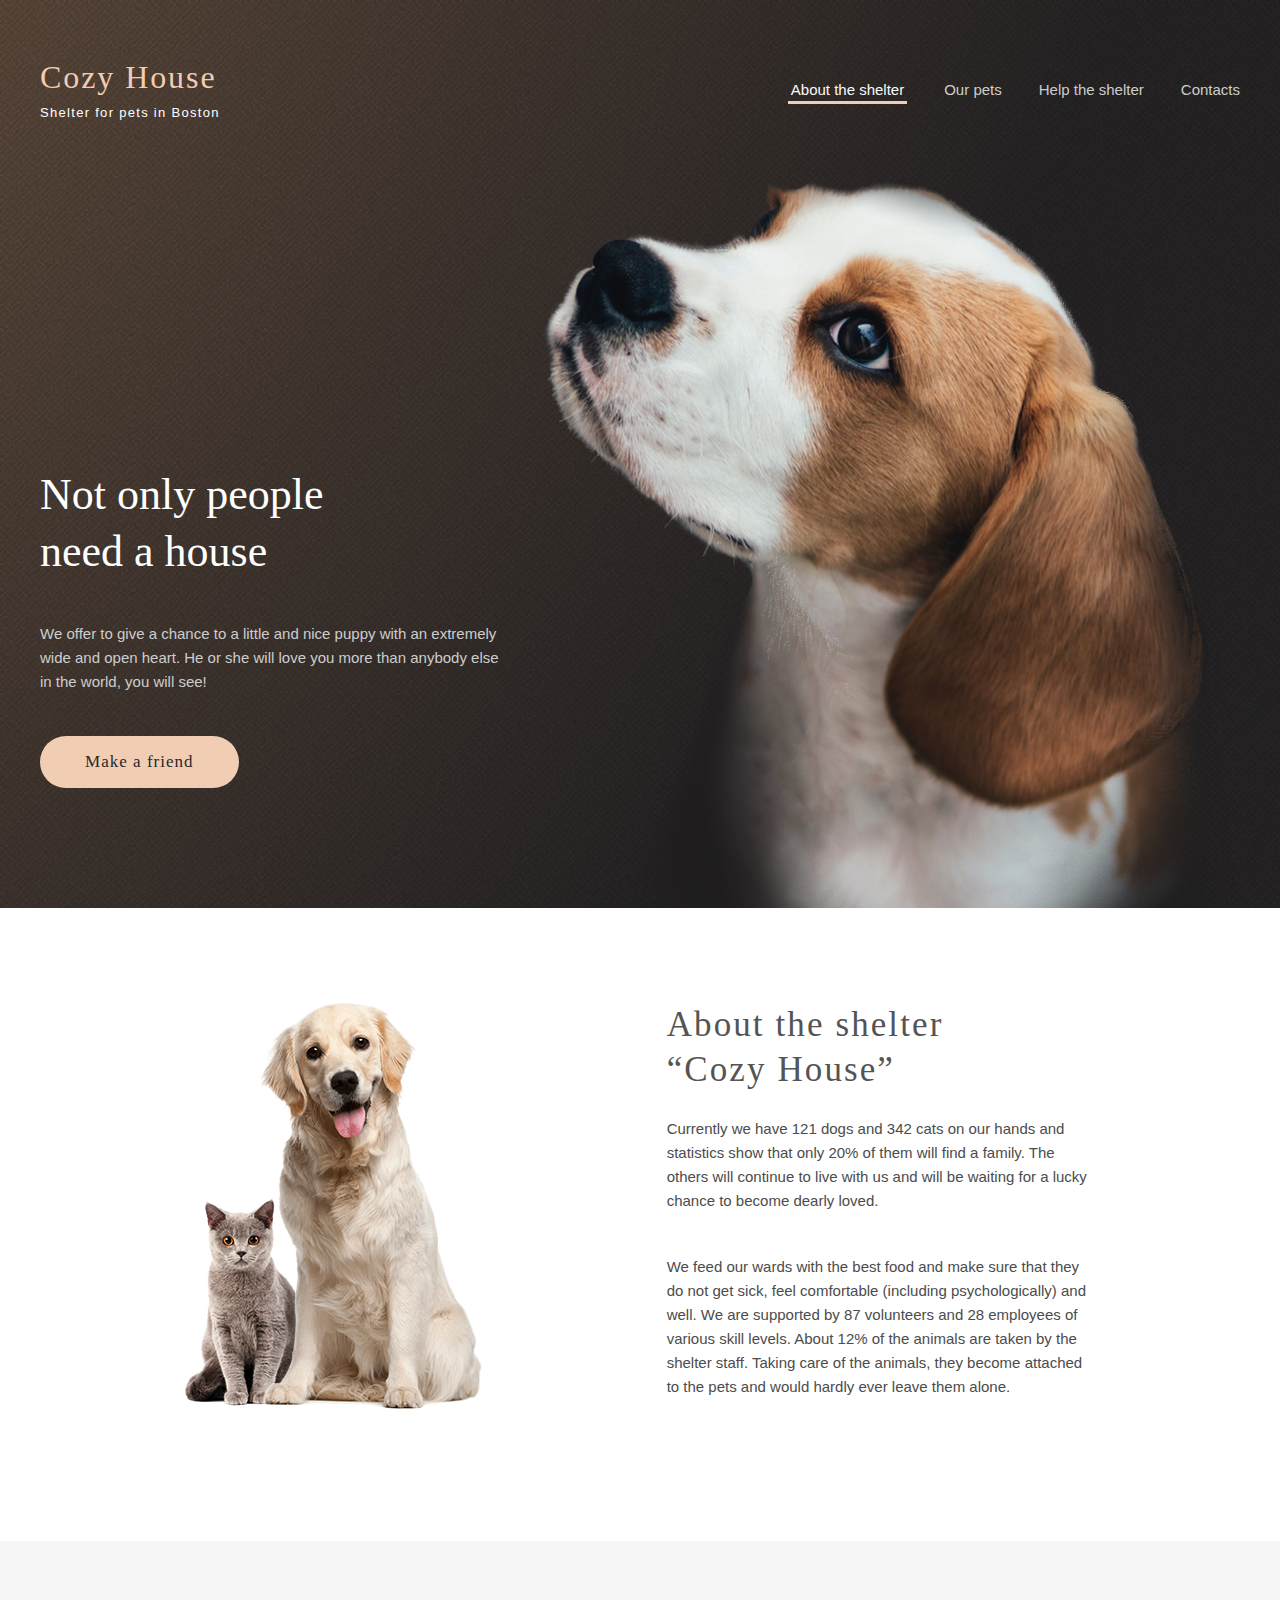
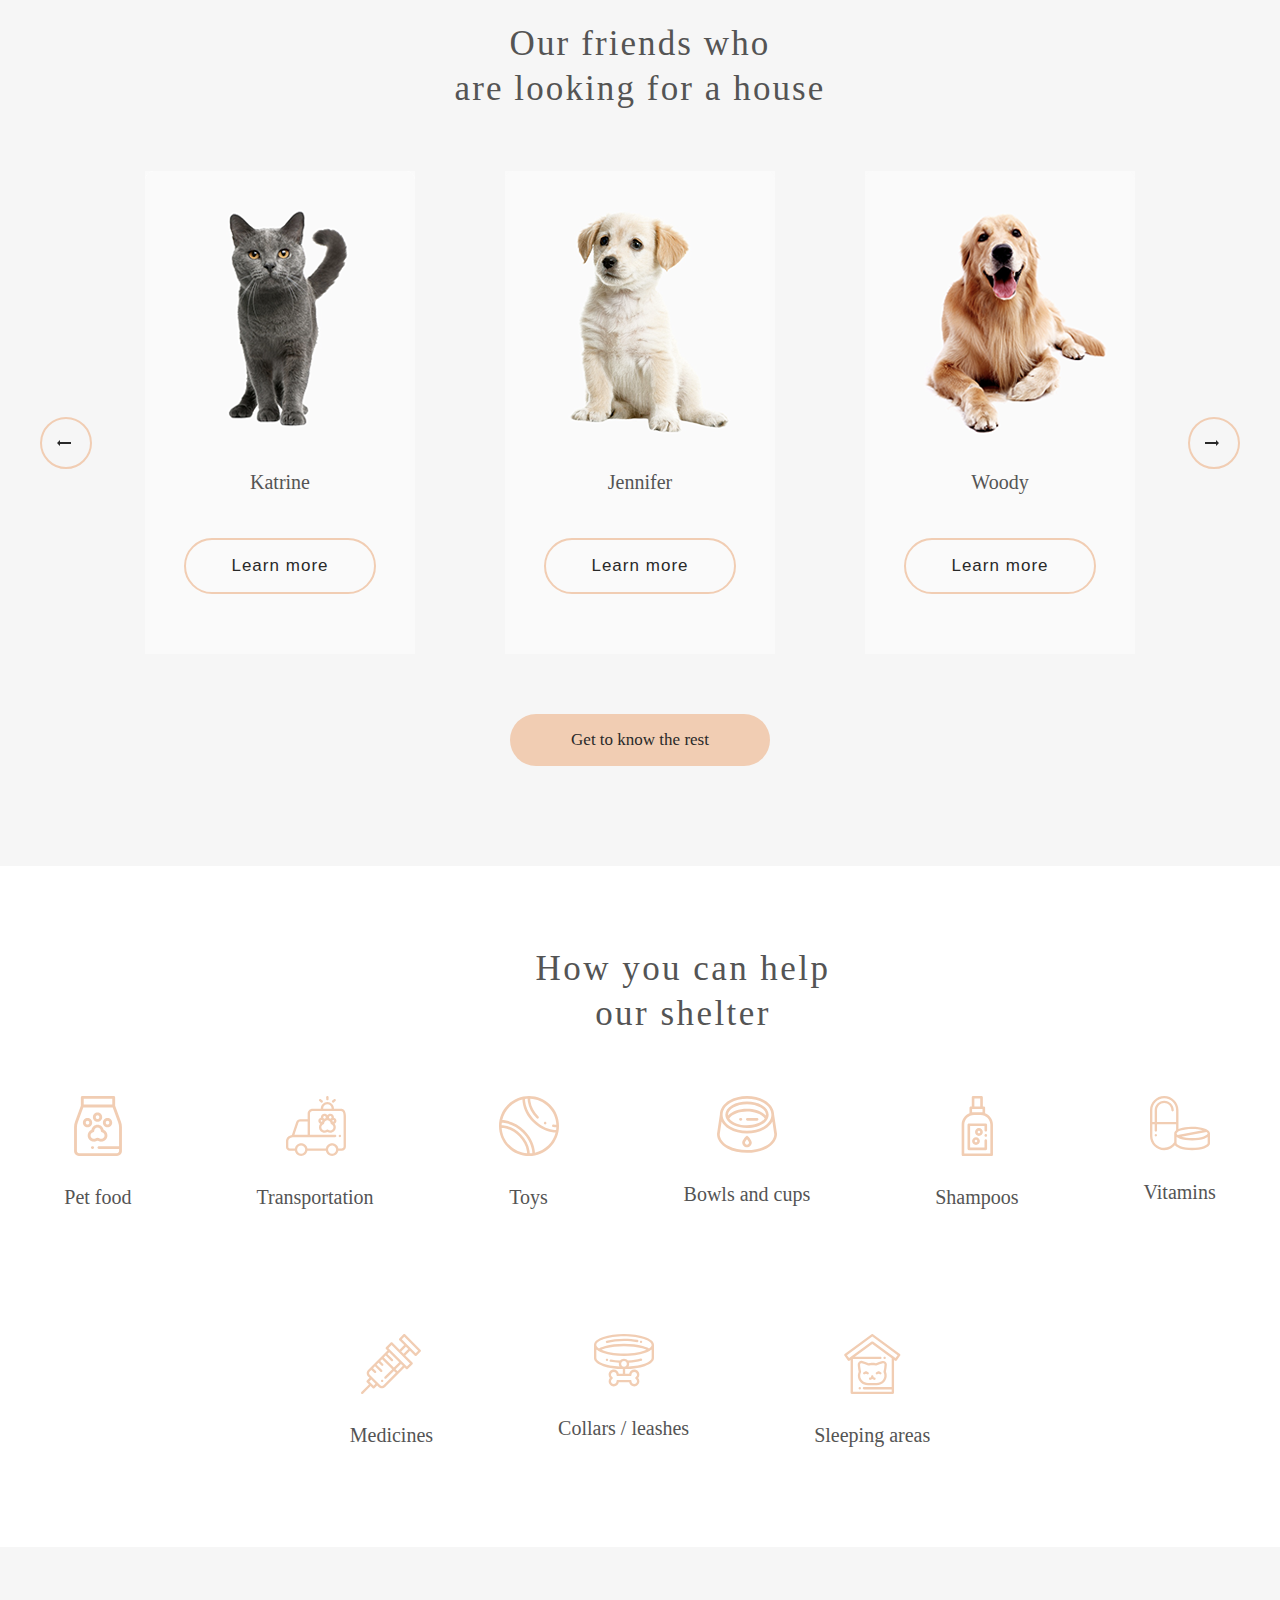
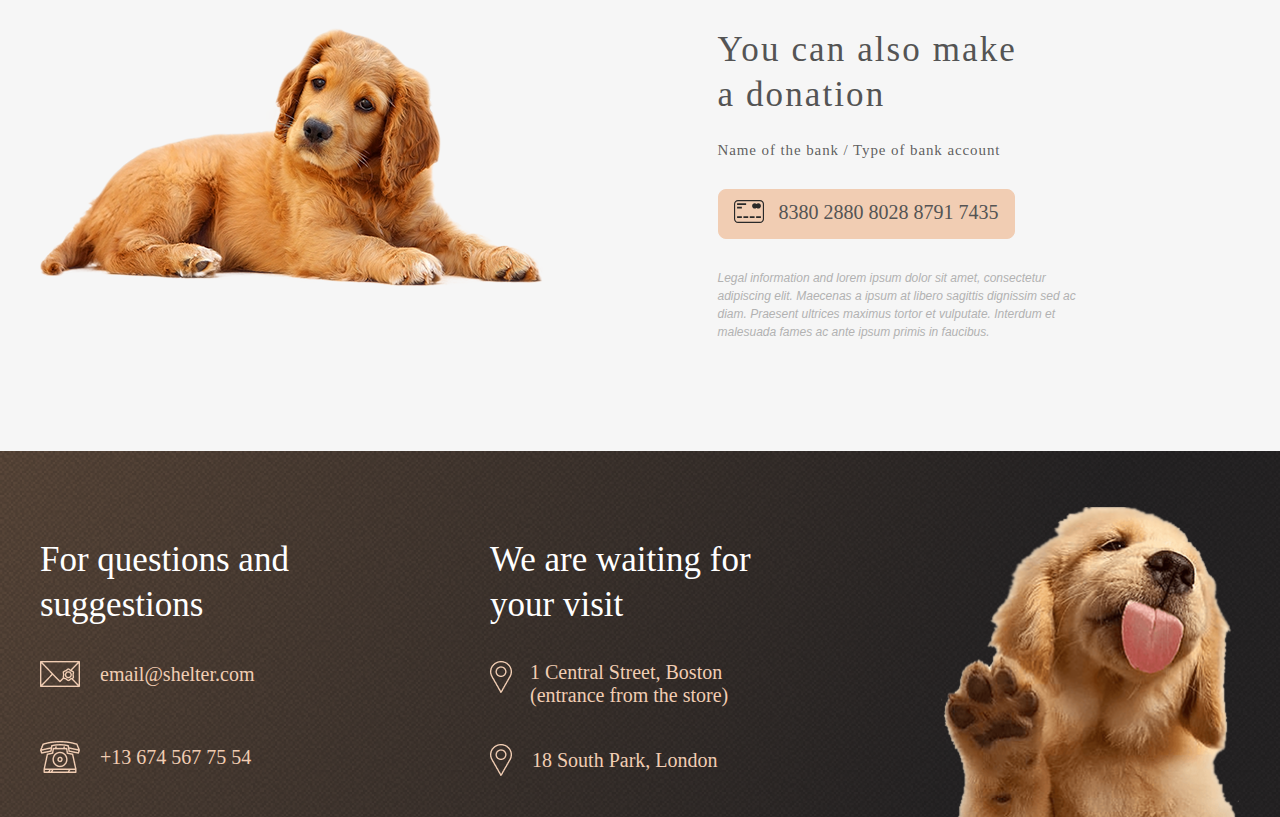
<file: index.html>
<!DOCTYPE html>
<html lang="en">
  <head>
    <meta charset="UTF-8" />
    <meta http-equiv="X-UA-Compatible" content="IE=edge" />
    <meta name="viewport" content="width=device-width, initial-scale=1.0" />
    <title>Document</title>
    <link rel="stylesheet" href="./style/style.css" />
  </head>
  <body>
    <header>
      <div class="container">
        <div class="header-wrapper">
          <div class="logo">
            <a href="#">Cozy House</a>
            <p>Shelter for pets in Boston</p>
          </div>
          <nav>
            <ul>
              <li><a class="active-tab" href="#">About the shelter</a></li>
              <li><a href="./pets.html">Our pets</a></li>
              <li><a href="#">Help the shelter</a></li>
              <li><a href="#">Contacts</a></li>
            </ul>
          </nav>
          <button class="mob-menu">
            <img src="./images/burger.svg" alt="burger" />
          </button>
          <div id="myDropdown" class="dropdown">
            <div class="dropdown-content">
              <div class="logo-menu">
                <a href="#">Cozy House</a>
                <p>Shelter for pets in Boston</p>
              </div>
              <ul>
                <li><a class="active-tab" href="#">About the shelter</a></li>
                <li><a href="./pets.html">Our pets</a></li>
                <li><a href="#">Help the shelter</a></li>
                <li><a href="#">Contacts</a></li>
              </ul>
            </div>
          </div>
        </div>
      </div>
    </header>
    <main>
      <section class="main-hero">
        <div class="container">
          <div class="hero-left">
            <h1>Not only people need a house</h1>
            <p>
              We offer to give a chance to a little and nice puppy with an
              extremely wide and open heart. He or she will love you more than
              anybody else in the world, you will see!
            </p>
            <a class="link" href="./pets.html">Make a friend</a>
          </div>
          <div class="hero-right">
            <img src="./images/puppy.png" alt="puppy" />
          </div>
        </div>
      </section>
      <section>
        <div class="about">
          <div class="about-pets">
            <img src="./images/about-pets.png" />
          </div>
          <div class="about-text">
            <h2>About the shelter “Cozy House”</h2>
            <p>
              Currently we have 121 dogs and 342 cats on our hands and
              statistics show that only 20% of them will find a family. The
              others will continue to live with us and will be waiting for a
              lucky chance to become dearly loved.
            </p>
            <p>
              We feed our wards with the best food and make sure that they do
              not get sick, feel comfortable (including psychologically) and
              well. We are supported by 87 volunteers and 28 employees of
              various skill levels. About 12% of the animals are taken by the
              shelter staff. Taking care of the animals, they become attached to
              the pets and would hardly ever leave them alone.
            </p>
          </div>
        </div>
      </section>
      <section class="frends">
        <div class="container">
          <div class="text-frends">
            <h2>
              Our friends who <br />
              are looking for a house
            </h2>
          </div>
          <div class="left-right">
            <div class="left">
              <button class="left1">
                <img src="./images/arrowl.svg" alt="" />
              </button>
            </div>
            <div class="carousel" data-start="0" data-capacity="3"></div>
            <div class="right">
              <button class="right1">
                <img src="./images/arrow.svg" alt="" />
              </button>
            </div>
          </div>
          <a class="rest" href="#"> Get to know the rest</a>
        </div>
        <div id="mypopup" class="popup"></div>
      </section>
      <section class="pharmacy">
        <div class="container">
          <div class="text">
            <h2>
              How you can help <br />
              our shelter
            </h2>
          </div>
          <div class="wrapper-pharmacy">
            <div class="pf">
              <img src="./images/vector1.svg" alt="" />
              <h4>Pet food</h4>
            </div>
            <div class="pf">
              <img src="./images/transportation2.svg" alt="" />
              <h4>Transportation</h4>
            </div>
            <div class="pf">
              <img src="./images/toys.svg" alt="" />
              <h4>Toys</h4>
            </div>
            <div class="pf">
              <img src="./images/bowls-and-cups.svg" alt="" />
              <h4>Bowls and cups</h4>
            </div>
            <div class="pf">
              <img src="./images/shampoos.svg" alt="" />
              <h4>Shampoos</h4>
            </div>
            <div class="pf">
              <img src="./images/vitamins.svg" alt="" />
              <h4>Vitamins</h4>
            </div>
            <div class="pf">
              <img src="./images/medicines.svg" alt="" />
              <h4>Medicines</h4>
            </div>
            <div class="pf">
              <img src="./images/collars-or-leashes.svg" alt="" />
              <h4>Collars / leashes</h4>
            </div>
            <div class="pf">
              <img src="./images/sleeping-area.svg" alt="" />
              <h4>Sleeping areas</h4>
            </div>
          </div>
        </div>
      </section>
      <section class="wraper-donation">
        <div class="container">
          <div class="donation-dog">
            <div class="donation">
              <img src="./images/donation-dog.png" />
            </div>
            <div class="donation-text">
              <h2>You can also make a donation</h2>
              <h5>Name of the bank / Type of bank account</h5>
              <div>
                <div class="card">8380 2880 8028 8791 7435</div>
                <p>
                  Legal information and lorem ipsum dolor sit amet, consectetur
                  adipiscing elit. Maecenas a ipsum at libero sagittis dignissim
                  sed ac diam. Praesent ultrices maximus tortor et vulputate.
                  Interdum et malesuada fames ac ante ipsum primis in faucibus.
                </p>
              </div>
            </div>
          </div>
        </div>
      </section>
    </main>
    <footer>
      <div class="wrapper-footer">
        <div class="container">
          <div class="email">
            <h4>For questions and suggestions</h4>
            <p>
              <a class="mail" href="email:email@shelter.com"
                >email@shelter.com</a
              >
            </p>
            <p class="telefon">
              <a class="tel" href="tel:+136745677554">+13 674 567 75 54</a>
            </p>
          </div>
          <div class="visit">
            <h4>We are waiting for your visit</h4>
            <div class="p">
              <p><img src="./images/pin.png" alt="" /></p>
              <p class="nav">
                <a class="pin1" href="#"
                  >1 Central Street, Boston (entrance from the store)</a
                >
              </p>
            </div>
            <a class="pin" href="#">18 South Park, London </a>
          </div>
          <div class="puppy">
            <img src="./images/footer-puppy.png" alt="" />
          </div>
        </div>
      </div>
    </footer>
    <script type="module" src="./index.js"></script>
  </body>
</html>
</file>
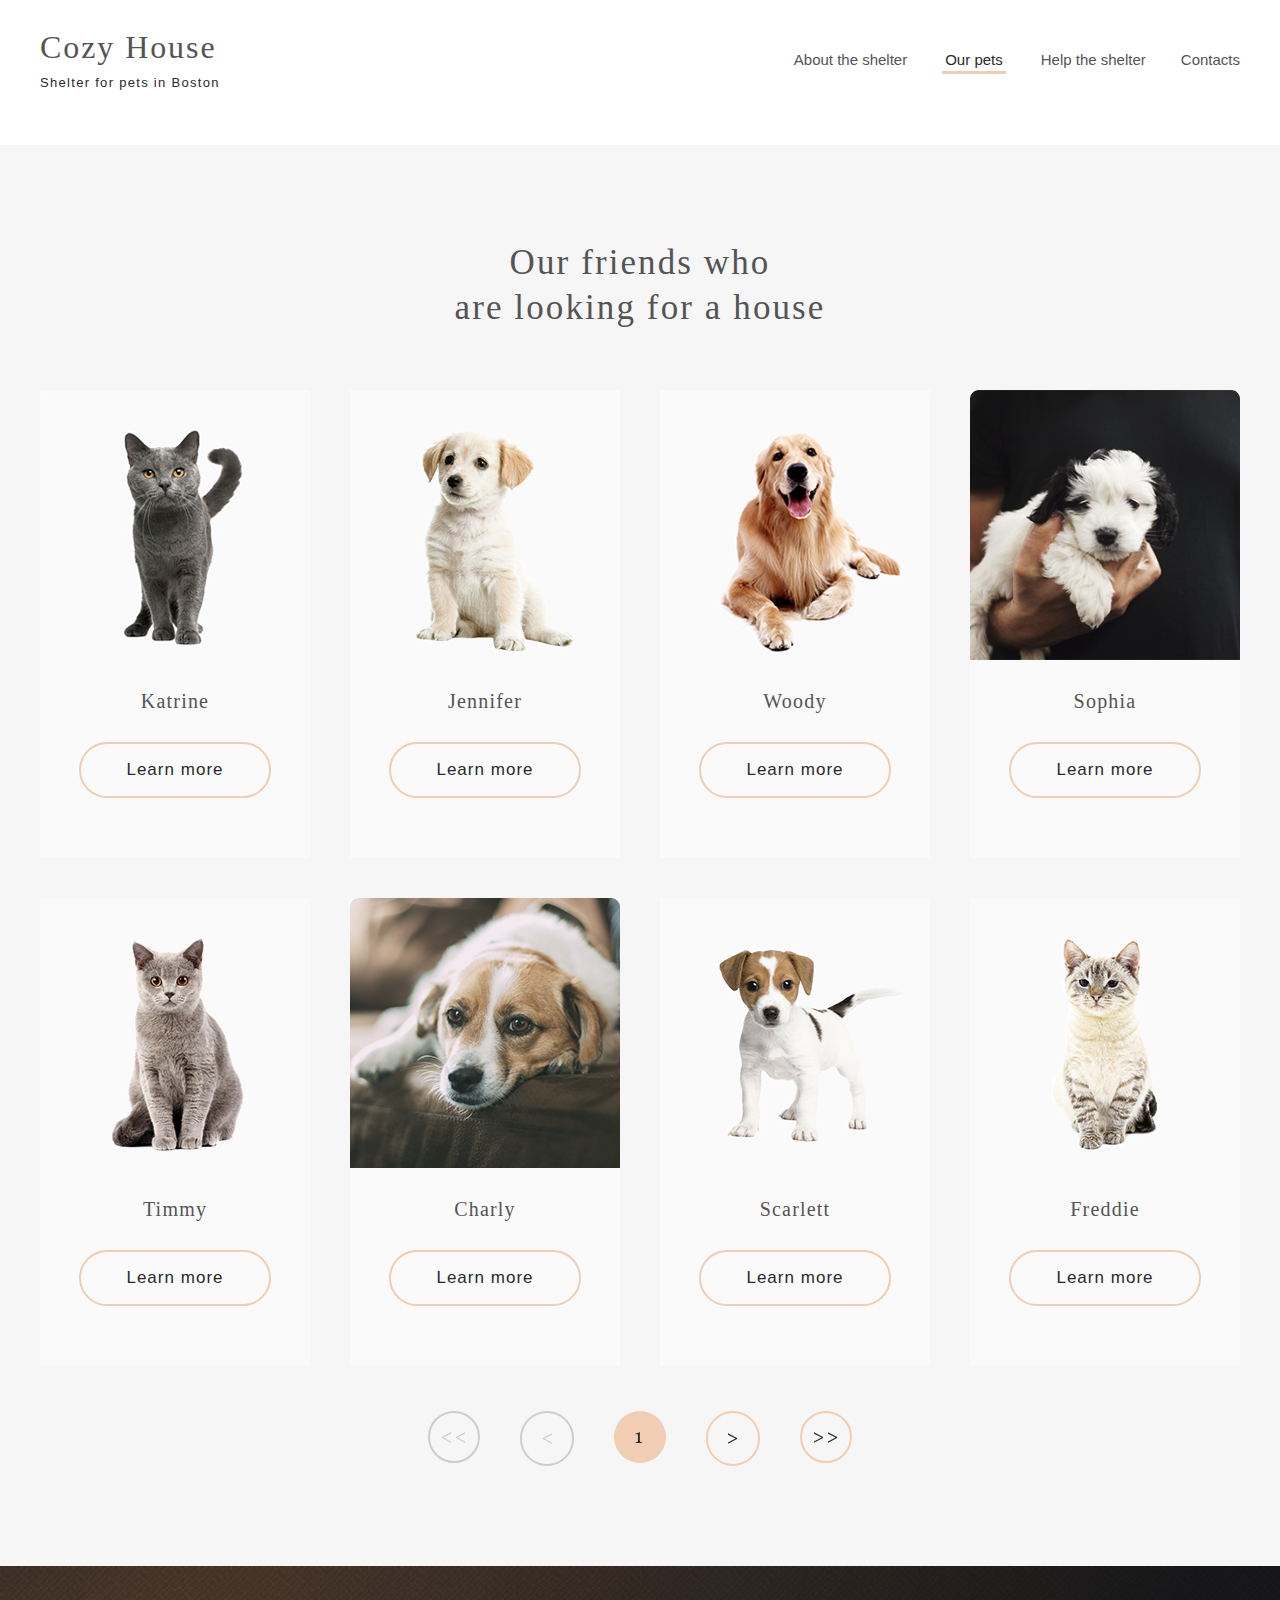
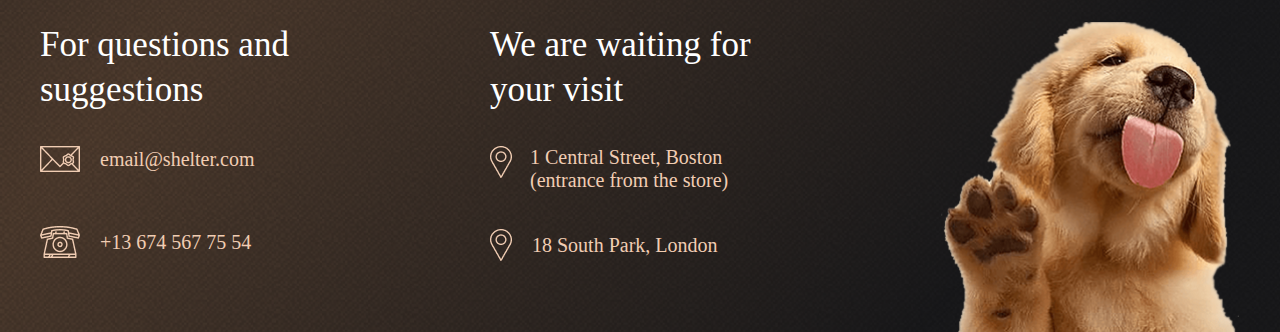
<file: pets.html>
<!DOCTYPE html>
<html lang="en">
  <head>
    <meta charset="UTF-8" />
    <meta http-equiv="X-UA-Compatible" content="IE=edge" />
    <meta name="viewport" content="width=device-width, initial-scale=1.0" />
    <title>Document</title>
    <link rel="stylesheet" href="./style1/style.css" />
  </head>
  <body>
    <header>
      <div class="container">
        <div class="header-wrapper">
          <div class="logo">
            <a href="./index.html"><h1>Cozy House</h1></a>
            <p>Shelter for pets in Boston</p>
          </div>
          <nav>
            <ul>
              <li>
                <a href="./index.html">About the shelter </a>
              </li>
              <li>
                <a class="active-tab" href="#">Our pets</a>
              </li>
              <li><a href="#">Help the shelter</a></li>
              <li><a href="#">Contacts</a></li>
            </ul>
          </nav>
          <button class="mob-menu" href="">
            <img src="./images1/burger1.svg" alt="burger" />
          </button>
          <div id="myDropdown" class="dropdown">
            <div class="dropdown-content">
              <div class="logo-menu">
                <a href="#">Cozy House</a>
                <p>Shelter for pets in Boston</p>
              </div>
              <ul>
                <li><a class="active-tab" href="#">About the shelter</a></li>
                <li><a href="./pets.html">Our pets</a></li>
                <li><a href="#">Help the shelter</a></li>
                <li><a href="#">Contacts</a></li>
              </ul>
            </div>
          </div>
        </div>
      </div>
    </header>
    <main>
      <div class="main-wrapper">
        <div class="container">
          <div class="text">
            <h2>
              Our friends who <br />
              are looking for a house
            </h2>
          </div>
          <div class="pets" data-start="0" data-capacity="8"></div>
          <div class="wrapper-button">
            <button class="left">
              <img src="./images1/onl.svg" alt="" />
            </button>
            <button class="left1">
              <img src="./images1/on3.svg" alt="" />
            </button>
            <button class="center">
              <img src="./images1/on.svg" alt="" />
            </button>
            <button class="right1">
              <img src="./images1/on1.svg" alt="" />
            </button>
            <button class="right">
              <img src="./images1/on2.svg" alt="" />
            </button>
          </div>
        </div>
      </div>
      <div id="mypopup" class="popup"></div>
    </main>
    <footer>
      <div class="wrapper-footer">
        <div class="container">
          <div class="email">
            <h4>For questions and suggestions</h4>
            <p>
              <a class="mail" href="email:email@shelter.com"
                >email@shelter.com</a
              >
            </p>
            <p class="telefon">
              <a class="tel" href="tel:+136745677554">+13 674 567 75 54</a>
            </p>
          </div>
          <div class="visit">
            <h4>We are waiting for your visit</h4>
            <div class="p">
              <p><img src="./images/pin.png" alt="" /></p>
              <p class="nav">
                <a class="pin1" href="#"
                  >1 Central Street, Boston (entrance from the store)</a
                >
              </p>
            </div>
            <a class="pin" href="#">18 South Park, London </a>
          </div>
          <div class="puppy">
            <img src="./images1/footer-puppy.png" alt="" />
          </div>
        </div>
      </div>
    </footer>
    <script type="module" src="./pets.js"></script>
  </body>
</html>
</file>
<file: style/style.css>
* {
  padding: 0;
  margin: 0;
  box-sizing: border-box;
}
body {
  font-family: Georgia;
}
header {
  padding-top: 60px;
  position: absolute;
  width: 100%;
}
header p {
  font-weight: 400;
  font-size: 13px;
  line-height: normal;
  letter-spacing: 0.1em;
  letter-spacing: 1.3px;
  color: #ffffff;
  font-family: Arial;
  margin-top: 10px;
}
nav a {
  color: #cdcdcd;
  font-size: 15px;
  font-weight: 400;
  line-height: 24px;
  font-family: Arial;
  text-decoration: none;
}
header ul {
  display: flex;
  gap: 37px;
  list-style: none;
}
.container {
  max-width: 1200px;
  margin: auto;
}
.main-hero .container {
  display: flex;
  justify-content: space-between;
  align-items: center;
}
.header-wrapper {
  display: flex;
  justify-content: space-between;
  align-items: center;
}
.main-hero {
  padding-top: 180px;
  background: url(../images/start-screen-gradient-background.png),
    url(../images/start-screen-background1.jpg);
  background-size: cover;
}
.main-hero p {
  width: 460px;
  font-weight: 400;
  font-size: 15px;
  line-height: 24px;
  color: #cdcdcd;
  margin-bottom: 42px;
  font-family: Arial;
}
.link {
  font-weight: 400;
  font-size: 17px;
  line-height: 22px;
  color: #292929;
  padding: 15px 45px;
  border-radius: 100px;
  background-color: #f1cdb3;
  text-decoration: none;
  letter-spacing: 0.06em;
  display: inline-block;
}
.link:hover {
  background-color: #fddcc4;
}
img {
  display: block;
  max-width: 100%;
}
button {
  cursor: pointer;
  background-color: transparent;
}
.mob-menu {
  width: 30px;
  height: 30px;
  display: none;
  background-color: #cdcdcd00;
  border: none;
  z-index: 1;
}
.dropdown {
  position: fixed;
  width: 100%;
  height: 100%;
  background: rgba(41, 41, 41, 0.6);
  top: 0;
  left: 0;
  min-height: 100vh;
  display: flex;
  justify-content: flex-end;
  opacity: 0;
  visibility: hidden;
}
.dropdown-content {
  max-width: 320px;
  padding: 30px;
  position: relative;
  background: #292929;
}
.logo-menu {
  text-align: left;
  margin-top: 10px;
}
.logo-menu a {
  font-family: Georgia;
  font-size: 32px;
  font-style: normal;
  line-height: 35px;
  font-weight: 400;
  letter-spacing: 1.92px;
  color: #f1cdb3;
  text-decoration: none;
}
.dropdown-content ul {
  display: inline-block;
  margin-top: 80px;
  text-align: center;
}
.dropdown-content li a {
  text-align: center;
  font-size: 32px;
  line-height: 51px;
  font-weight: 400;
  font-family: Arial;
  color: #fafafa;
  font-style: normal;
  text-decoration: none;
}
.dropdown-content li {
  margin-top: 40px;
}
.hero-right {
  margin-left: 42px;
}
.hero-left {
  margin-top: 166px;
}
.logo a {
  font-weight: 400;
  font-size: 32px;
  line-height: 35px;
  letter-spacing: 0.06em;
  color: #f1cdb3;
  text-decoration: none;
  margin-bottom: 10px;
  text-decoration: none;
}
h1 {
  font-weight: 400;
  font-size: 44px;
  line-height: 57px;
  color: #ffffff;
  margin-bottom: 42px;
  max-width: 310px;
}
h2 {
  font-weight: 400;
  font-size: 35px;
  line-height: 45px;
  color: #545454;
  margin-bottom: 25px;
  width: 400px;
  letter-spacing: 0.06em;
}
h3 {
  margin-bottom: 45px;
  margin-top: 30px;
  font-weight: 400;
  font-size: 20px;
  line-height: 22px;
  color: #545454;
}
h4 {
  margin-top: 30px;
  font-weight: 400;
  font-size: 20px;
  line-height: 23px;
  color: #545454;
}
h5 {
  font-weight: 400;
  font-size: 15px;
  line-height: 17px;
  color: #545454ee;
  letter-spacing: 0.06em;
}
nav a:hover {
  color: #fafafa;
}
.active-tab {
  border-bottom: solid 3px #f1cdb3;
  width: 11px;
  padding: 3px;
  color: #fafafa;
}
.about {
  display: flex;
  justify-content: space-evenly;
  padding-top: 94px;
  padding-bottom: 100px;
  background-color: #ffffff;
}
.about-text h2 {
  font-weight: 400;
  font-size: 35px;
  line-height: 45px;
  color: #545454;
  width: 370px;
}
.about-text p {
  font-family: Arial;
  font-weight: 400;
  font-size: 15px;
  line-height: 24px;
  color: #4c4c4c;
  width: 430px;
  margin-bottom: 42px;
}
.frends {
  padding-top: 80px;
  background-color: #f6f6f6;
  padding-bottom: 100px;
}
.left-right {
  display: flex;
  justify-content: space-between;
  align-items: center;
  gap: 53px;
}
.left1 {
  padding: 15px;
  border-radius: 100px;
  border: solid 2px #f1cdb3;
  background-position: center;
  width: 52px;
  height: 52px;
  cursor: pointer;
  background-color: #f6f6f6;
}
.right1 {
  padding: 15px;
  border-radius: 100px;
  background-position: center;
  width: 52px;
  height: 52px;
  cursor: pointer;
  border: solid 2px #f1cdb3;
  background-color: #f6f6f6;
}
.left .left1:hover {
  background-color: #f1cdb3;
}
.right .right1:hover {
  background-color: #f1cdb3;
}

.rest {
  background-color: #f1cdb3;
  font-weight: 400;
  font-size: 17px;
  line-height: 22px;
  color: #292929;
  border-radius: 90px;
  text-decoration: none;
  text-align: center;
  width: 260px;
  display: block;
  margin: auto;
  padding: 15px 45px;
}
.rest:hover {
  background-color: #fddcc4;
}
.text-frends h2 {
  margin: auto;
  margin-bottom: 60px;
  text-align: center;
  font-weight: 400;
  font-size: 35px;
  line-height: 45px;
  color: #545454;
  letter-spacing: 0.06em;
}
.carousel button:hover {
  background-color: #fddcc4;
}
.carousel {
  display: flex;
  justify-content: space-between;
  flex-grow: 1;
  flex-wrap: wrap;
}
.carousel button {
  border: solid 2px #f1cdb3;
  font-weight: 400;
  font-size: 17px;
  line-height: 22px;
  color: #292929;
  padding: 15px 45px;
  border-radius: 100px;
  text-decoration: none;
  margin-bottom: 60px;
  letter-spacing: 0.06em;
}
.carousel :hover {
  background-color: #ffffff;
}
.mypets:hover {
  background-color: #ffffff;
}
.mypets {
  width: 270px;
  display: flex;
  flex-direction: column;
  align-items: center;
  margin-bottom: 60px;
  background-color: #fafafa;
}
.pharmacy {
  padding-top: 80px;
  padding-bottom: 100px;
  background-color: #ffffff;
}
.text {
  max-width: 314px;
  margin: auto;
}
.text h2 {
  text-align: center;
  font-weight: 400;
  font-size: 35px;
  line-height: 45px;
  color: #545454;
  letter-spacing: 0.07em;
  text-align: center;
  margin-bottom: 60px;
}
.wrapper-pharmacy {
  display: flex;
  justify-content: center;
  flex-wrap: wrap;
  margin: auto;
  gap: 125px;
}
.pf {
  text-align: center;
}
.pf img {
  text-align: center;
  margin: auto;
}
.wraper-donation {
  padding-top: 80px;
  padding-bottom: 110px;
  background-color: #f6f6f6;
}
.wraper-donation p {
  color: #b2b2b2;
  font-family: Arial, Helvetica, sans-serif;
  font-style: italic;
  width: 400;
  font-size: 12px;
  line-height: 18px;
}
.donation-dog {
  display: flex;
  justify-content: center;
  gap: 30px;
}
.donation-text h2 {
  font-weight: 400;
  font-size: 35px;
  line-height: 45px;
  color: #545454;
  letter-spacing: 0.06em;
  max-width: 300px;
}
.donation-text {
  max-width: 380px;
  margin: auto;
}
.card::before {
  content: url(../images/credit-card.svg);
  margin-right: 15px;
  vertical-align: middle;
}
.card {
  padding: 10px 15px 10px 15px;
  border: solid 1px #f1cdb3;
  background-color: #f1cdb3;
  margin-top: 30px;
  margin-bottom: 30px;
  border-radius: 8px;
  font-weight: 400;
  font-size: 20px;
  line-height: 23px;
  color: #545454;
  display: inline-block;
}
footer {
  background-image: url(../images/start-screen-gradient-background.png);
  background-size: cover;
  padding-top: 56px;
}
footer a {
  text-decoration: none;
  color: #f1cdb3;
  font-weight: 400;
  font-size: 20px;
  line-height: 23px;
  margin-bottom: 34px;
}
.wrapper-footer .container {
  display: flex;
  justify-content: space-between;
}
.email {
  width: 278px;
}
.visit {
  width: 278px;
}
.visit h4 {
  margin-bottom: 34px;
  font-size: 35px;
  line-height: 45px;
  font-weight: 400;
  color: #ffffff;
}
.email h4 {
  margin-bottom: 34px;
  font-size: 35px;
  line-height: 45px;
  font-weight: 400;
  color: #ffffff;
}
.mail::before {
  content: url(../images/mail.png);
  vertical-align: middle;
  margin-right: 20px;
}
.tel::before {
  content: url(../images/phone.png);
  vertical-align: middle;
  margin-right: 20px;
}
footer .telefon {
  margin-top: 49px;
}
footer .nav {
  margin-bottom: 37px;
}
.pin::before {
  content: url(../images/pin.png);
  vertical-align: middle;
  margin-right: 20px;
}
.p img {
  margin-right: 40px;
}
.p {
  display: flex;
  justify-content: space-between;
}
.popup {
  position: fixed;
  top: 0;
  right: 0;
  width: 100%;
  height: 100vh;
  background: rgba(41, 41, 41, 0.6);
  display: block;
  justify-content: flex-end;
  z-index: 1;
  display: none;
  transition: 0.7s;
}
.visible {
  display: flex;
  opacity: 1;
}
.popup-content {
  background-color: #fafafa;
  max-width: 850px;
  max-height: 500px;
  position: relative;
  margin: 0 auto;
  margin-top: 155px;
  border-radius: 10px;
}
.close {
  position: absolute;
  right: -50px;
  top: -50px;
  transform: rotate(0deg);
  transition: 0.5s;
  border: none;
  z-index: 3;
}
.wrapper-popup {
  display: flex;
  justify-content: space-evenly;
  margin: auto;
  padding: 0 15px;
}
.text-pets .p {
  width: 350px;
  font-size: 15px;
  font-weight: 400;
  line-height: 16px;
  letter-spacing: 0.9px;
  margin: 40px 0;
  color: #000;
}
.text-pets {
  padding: 45px 10px;
}
.text-pets h3 {
  font-size: 35px;
  font-weight: 400;
  line-height: 45px;
  letter-spacing: 2.1px;
  color: #000;
  margin: 0;
}
.text-pets h4 {
  font-size: 20px;
  font-weight: 400;
  line-height: 23px;
  letter-spacing: 1.2px;
  color: #000;
  margin-top: 10px;
}
.text-pets p {
  font-size: 15px;
  line-height: 16px;
  letter-spacing: 0.9px;
  color: #000;
  margin-bottom: 10px;
}
@media (max-width: 1200px) {
  .container {
    max-width: 90%;
  }
}
@media (max-width: 1170px) {
  .woody {
    display: none;
  }
  .carousel {
    justify-content: space-around;
  }
}
@media (max-width: 1120px) {
  .hero-left {
    margin-top: 100px;
  }
}
@media (max-width: 1050px) {
  .main-hero .container {
    justify-content: flex-end;
    flex-wrap: wrap;
  }
  .hero-right {
    margin-top: 100px;
  }
  .hero-left {
    margin: 0 auto;
  }
  .link {
    margin-left: 110px;
    display: inline-block;
  }
}
@media (max-width: 940px) {
  .wrapper-footer .container {
    flex-wrap: wrap;
    justify-content: center;
  }
  .puppy img {
    width: 80%;
  }
  .puppy {
    margin-top: 69px;
  }
}
@media (max-width: 920px) {
  .carousel a {
    padding: 6px 28px;
  }
  .pf {
    width: 170px;
  }
  .wrapper-pharmacy {
    gap: 0;
    max-width: 630px;
    margin: auto;
    justify-content: space-between;
    row-gap: 30px;
  }
  .donation-dog {
    flex-direction: column-reverse;
    align-items: center;
  }
  .left-right {
    gap: 0;
  }
  .wrapper-popup {
    width: 650px;
    height: 400px;
  }
  .text-pets .p {
    width: 260px;
    font-size: 13px;
    line-height: 14px;
    letter-spacing: 0.78px;
  }
}
@media (max-width: 810px) {
  .about {
    flex-direction: column-reverse;
    align-items: center;
    flex-wrap: wrap;
    margin: auto;
    max-width: 437px;
  }
  .carousel a {
    padding: 8px 30px;
  }
  .woody {
    display: none;
  }
  .donation {
    margin-top: 60px;
  }
  .footer {
    padding-top: 30px;
  }
  .hero-right img {
    width: 70%;
    margin: auto;
  }
  .puppy {
    margin-top: 69px;
  }
  .puppy img {
    width: 300px;
  }
  .popup-content {
    margin-top: 70px;
  }
  .mypets:nth-last-child(-n + 1) {
    display: none;
  }
}
@media (max-width: 760px) {
  .header-wrapper nav {
    display: none;
  }
  .hero-right img {
    width: 60%;
    margin: auto;
  }
}
@media (max-width: 722px) {
  .hero-right img {
    width: 260px;
  }
  .hero-right {
    margin-top: 100px;
    margin-left: 50px;
  }
  .main-hero p {
    max-width: 300px;
    margin: 0 auto 56px;
  }
  .hero-left {
    text-align: center;
  }
  .about-pets img {
    width: 58%;
    margin-left: 70px;
  }
  .about p {
    width: 270px;
    margin-left: 25px;
  }
  .left-right {
    align-items: flex-end;
    margin: 0 30px 40px;
    position: relative;
  }
  .left,
  .right {
    position: absolute;
    left: 50%;
    bottom: -20px;
  }
  .donation-text {
    margin: 0 auto;
  }
  .left {
    transform: translateX(-74px);
  }
  .right {
    transform: translateX(40px);
  }
  .account {
    width: 100%;
    font-size: 15px;
    line-height: 24px;
  }
  h2 {
    text-align: center;
    width: 300px;
    font-size: 25px;
    line-height: 32px;
    margin: 0 auto 42px;
  }
  .card {
    font-size: 15px;
    line-height: 17px;
    display: block;
  }
  .wraper-donation {
    padding-bottom: 42px 0;
  }
  .link {
    margin-left: 0px;
  }
  .left-right {
    justify-content: center;
  }
  .text-frends h2 {
    margin: auto;
    text-align: center;
    font-size: 25px;
    line-height: 32px;
  }
  .text-frends h2 {
    margin-top: 42px;
    text-align: center;
    margin-bottom: 42px;
    font-size: 25px;
    line-height: 32px;
    max-width: 280px;
  }
  .wrapper-pharmacy {
    max-width: 320px;
    margin: auto;
    text-align: center;
  }
  .wrapper-pharmacy {
    justify-content: space-between;
  }
  .pharmacy {
    padding-bottom: 42px;
  }
  .pf {
    width: 130px;
  }
  .text h2 {
    font-size: 25px;
    line-height: 32px;
  }
  h4 {
    font-size: 15px;
    line-height: 16px;
  }
  .about-text p {
    width: 270px;
    text-align: justify;
  }
  .about-text h2 {
    width: 300px;
    font-size: 30px;
    line-height: 32px;
  }
  h1 {
    width: 300px;
    font-size: 35px;
    line-height: 40px;
  }
  .donation-text h2 {
    font-size: 33px;
    line-height: 40px;
  }
  .donation-text {
    text-align: center;
    margin: auto;
  }
  .left-right {
    margin-bottom: 55px;
  }
  .about {
    padding-top: 42px 0;
  }
  .frends {
    padding: 42px 0;
    position: relative;
  }
  .pharmacy {
    padding-top: 42px;
  }
  .wraper-donation {
    padding: 42px 0;
  }
  .puppy img {
    width: 260px;
  }
  .puppy {
    margin: 45px 0 auto;
  }
  .mob-menu {
    display: block;
    position: fixed;
    top: 70px;
    right: 30px;
  }
  body {
    position: static;
  }
  .text-pets .p {
    width: 200px;
  }
  .wrapper-popup {
    width: 230px;
  }
  .mypets:nth-last-child(-n + 2) {
    display: none;
  }
}
</file>
<file: style1/style.css>
* {
  padding: 0;
  margin: 0;
  box-sizing: border-box;
}
body {
  font-family: Georgia;
}
header {
  padding-top: 60px;
  position: absolute;
  width: 100%;
  background-color: #ffffff;
  padding-top: 30px;
  padding-bottom: 55px;
}
main {
  background-color: #f6f6f6;
  padding-top: 80px;
}
nav a {
  color: #545454;
  font-size: 15px;
  font-weight: 400;
  line-height: 24px;
  font-family: Arial;
  text-decoration: none;
}
header ul {
  display: flex;
  gap: 35px;
  list-style: none;
}
header p {
  font-weight: 400;
  font-size: 13px;
  line-height: normal;
  letter-spacing: 1.3px;
  color: #292929;
  font-family: Arial;
  margin-top: 10px;
}
img {
  display: block;
  max-width: 100%;
}
.logo a {
  text-decoration: none;
}
.header-wrapper {
  display: flex;
  justify-content: space-between;
  align-items: center;
}
.container {
  max-width: 1200px;
  margin: auto;
}
.main-wrapper {
  padding-top: 80px;
  padding-bottom: 100px;
}
.mob-menu {
  width: 30px;
  height: 30px;
  background-color: #cdcdcd00;
  border: none;
  z-index: 1;
  display: none;
}
.dropdown {
  position: fixed;
  width: 100%;
  height: 100%;
  background: rgba(41, 41, 41, 0.6);
  top: 0;
  left: 0;
  min-height: 100vh;
  display: flex;
  justify-content: flex-end;
  opacity: 0;
  visibility: hidden;
}
.dropdown-content {
  max-width: 320px;
  padding: 30px;
  position: relative;
  background: #292929;
}
.logo-menu {
  text-align: left;
  margin-top: 10px;
}
.logo-menu a {
  font-size: 32px;
  line-height: 35px;
  font-weight: 400;
  letter-spacing: 1.92px;
  color: #f1cdb3;
  font-family: Georgia;
  text-decoration: none;
  font-style: normal;
}
.logo-menu p {
  color: #fafafa;
}
.dropdown-content ul {
  display: inline-block;
  margin-top: 80px;
  text-align: center;
}
.dropdown-content li a {
  text-align: center;
  font-size: 32px;
  line-height: 51px;
  font-weight: 400;
  font-family: Arial;
  color: #fafafa;
  font-style: normal;
  text-decoration: none;
}
.dropdown-content li {
  margin-top: 40px;
}
.active-tab {
  border-bottom: solid 3px #f1cdb3;
  width: 11px;
  padding: 3px;
  color: #292929;
}
a:hover {
  color: #545454;
}
h1 {
  font-weight: 400;
  font-size: 32px;
  line-height: 35px;
  letter-spacing: 0.06em;
  color: #545454;
  text-decoration: none;
  margin-bottom: 10px;
}
h2 {
  font-weight: 400;
  font-size: 35px;
  line-height: 45px;
  color: #545454;
  text-align: center;
  letter-spacing: 0.06em;
  margin-top: 80px;
  margin-bottom: 60px;
}
h3 {
  margin-bottom: 30px;
  margin-top: 30px;
  font-weight: 400;
  font-size: 20px;
  line-height: 22px;
  color: #545454;
  letter-spacing: 0.06em;
}
button {
  cursor: pointer;
  background-color: transparent;
}
.text {
  margin: 0 auto;
}
.pets {
  display: flex;
  justify-content: space-between;
  flex-wrap: wrap;
  gap: 40px;
}
.mypets {
  display: flex;
  flex-direction: column;
  align-items: center;
  width: 270px;
  background-color: #fafafa;
}
.mypets:hover {
  background-color: #ffffff;
}
.mypets img {
  text-align: center;
  margin: auto;
}
.pets button {
  border: solid 2px #f1cdb3;
  font-weight: 400;
  font-size: 17px;
  line-height: 22px;
  color: #292929;
  padding: 15px 45px;
  border-radius: 100px;
  text-decoration: none;
  margin-bottom: 60px;
  letter-spacing: 0.06em;
}
.pets button:hover {
  background-color: #fddcc4;
}
.wrapper-button {
  display: flex;
  justify-content: center;
  gap: 40px;
  margin-top: 45px;
}
.wrapper-button .center {
  width: 52px;
  height: 52px;
  padding: 15px 21px;
  border-radius: 100px;
  background-position: center;
  cursor: pointer;
  background-color: #f1cdb3;
  border: none;
}
.wrapper-button .right {
  width: 52px;
  height: 52px;
  padding: 5px 11px;
  border-radius: 100px;
  background-position: center;
  cursor: pointer;
  border: solid 2px #f1cdb3;
  background-color: #f6f6f6;
}
.wrapper-button .right1 {
  padding: 20px;
  border-radius: 100px;
  background-position: center;
  cursor: pointer;
  border: solid 2px #f1cdb3;
  background-color: #f6f6f6;
}
.wrapper-button .left {
  width: 52px;
  height: 52px;
  padding: 5px 11px;
  border-radius: 100px;
  background-position: center;
  cursor: pointer;
  border: solid 2px #cdcdcd;
  background-color: #f6f6f6;
}
.wrapper-button .left1 {
  padding: 20px;
  border-radius: 100px;
  background-position: center;
  cursor: pointer;
  border: solid 2px #cdcdcd;
  background-color: #f6f6f6;
}
.wrapper-button .center:hover {
  background-color: #fddcc4;
}
.wrapper-button .right:hover {
  background-color: #fddcc4;
}
.wrapper-button .right1:hover {
  background-color: #fddcc4;
}
footer {
  background-image: url(../images1/footer-gradient-background.png);
  background-size: cover;
  padding-top: 56px;
}
footer a {
  text-decoration: none;
  color: #f1cdb3;
  font-weight: 400;
  font-size: 20px;
  line-height: 23px;
  margin-bottom: 34px;
}
.wrapper-footer .container {
  display: flex;
  justify-content: space-between;
}
.email {
  width: 278px;
}
.visit {
  width: 278px;
}
.visit h4 {
  margin-bottom: 34px;
  font-size: 35px;
  line-height: 45px;
  font-weight: 400;
  color: #ffffff;
}
.email h4 {
  margin-bottom: 34px;
  font-size: 35px;
  line-height: 45px;
  font-weight: 400;
  color: #ffffff;
}
.mail::before {
  content: url(../images/mail.png);
  vertical-align: middle;
  margin-right: 20px;
}
.tel::before {
  content: url(../images/phone.png);
  vertical-align: middle;
  margin-right: 20px;
}
footer .telefon {
  margin-top: 49px;
}
footer .nav {
  margin-bottom: 37px;
}
.pin::before {
  content: url(../images/pin.png);
  vertical-align: middle;
  margin-right: 20px;
}
.p img {
  margin-right: 40px;
}
.p {
  display: flex;
  justify-content: space-between;
}
.popup {
  position: fixed;
  top: 0;
  right: 0;
  width: 100%;
  height: 100vh;
  background: rgba(41, 41, 41, 0.6);
  display: block;
  justify-content: flex-end;
  z-index: 1;
  display: none;
  transition: 0.7s;
}
.visible {
  display: flex;
  opacity: 1;
}
.popup-content {
  background-color: #fafafa;
  max-width: 850px;
  max-height: 500px;
  position: relative;
  margin: 0 auto;
  margin-top: 155px;
  border-radius: 10px;
}
.close {
  position: absolute;
  right: -50px;
  top: -50px;
  transform: rotate(0deg);
  transition: 0.5s;
  border: none;
  z-index: 3;
}
.wrapper-popup {
  display: flex;
  justify-content: space-evenly;
  margin: auto;
  padding: 0 15px;
}
.text-pets .p {
  width: 350px;
  font-size: 15px;
  font-weight: 400;
  line-height: 16px;
  letter-spacing: 0.9px;
  margin: 40px 0;
  color: #000;
}
.text-pets {
  padding: 45px 10px;
}
.text-pets h3 {
  font-size: 35px;
  font-weight: 400;
  line-height: 45px;
  letter-spacing: 2.1px;
  color: #000;
  margin: 0;
}
.text-pets h4 {
  font-size: 20px;
  font-weight: 400;
  line-height: 23px;
  letter-spacing: 1.2px;
  color: #000;
  margin-top: 10px;
}
.text-pets p {
  font-size: 15px;
  line-height: 16px;
  letter-spacing: 0.9px;
  color: #000;
  margin-bottom: 10px;
}

@media (max-width: 1200px) {
  .container {
    max-width: 90%;
  }
}
@media (max-width: 1111px) {
  .pets {
    justify-content: space-around;
  }
}
@media (max-width: 920px) {
  .pets a {
    padding: 6px 28px;
  }
  h2 {
    margin-bottom: 30px;
  }
  .wrapper-popup {
    width: 650px;
    height: 400px;
  }
  .text-pets .p {
    width: 260px;
    font-size: 13px;
    line-height: 14px;
    letter-spacing: 0.78px;
  }
  .wrapper-popup {
    width: 650px;
    height: 400px;
  }
}
@media (max-width: 810px) {
  .wrapper-footer .container {
    flex-wrap: wrap;
    justify-content: center;
  }
  .puppy {
    margin-top: 69px;
  }
  .puppy img {
    width: 300px;
  }
  .footer {
    padding-top: 30px;
  }
  .popup-content {
    margin-top: 70px;
  }
  .mypets:nth-last-child(-n + 2) {
    display: none;
  }
}
@media (max-width: 722px) {
  .header-wrapper nav {
    display: none;
  }
  h2 {
    margin-top: 42px;
    text-align: center;
    margin-bottom: 42px;
    font-size: 25px;
    line-height: 32px;
  }
  .pets {
    justify-content: center;
  }
  .wrapper-button {
    justify-content: space-between;
    gap: 10px;
  }
  .main-wrapper {
    padding-bottom: 42px;
  }
  .puppy img {
    width: 260px;
  }
  .puppy {
    margin: 45px 0 auto;
  }
  .mob-menu {
    display: block;
    position: fixed;
    top: 50px;
    right: 30px;
  }
  body {
    position: static;
  }
  .text-pets .p {
    width: 200px;
  }
  .wrapper-popup {
    width: 230px;
  }
  .mypets:nth-last-child(-n + 5) {
    display: none;
  }
}
</file>
